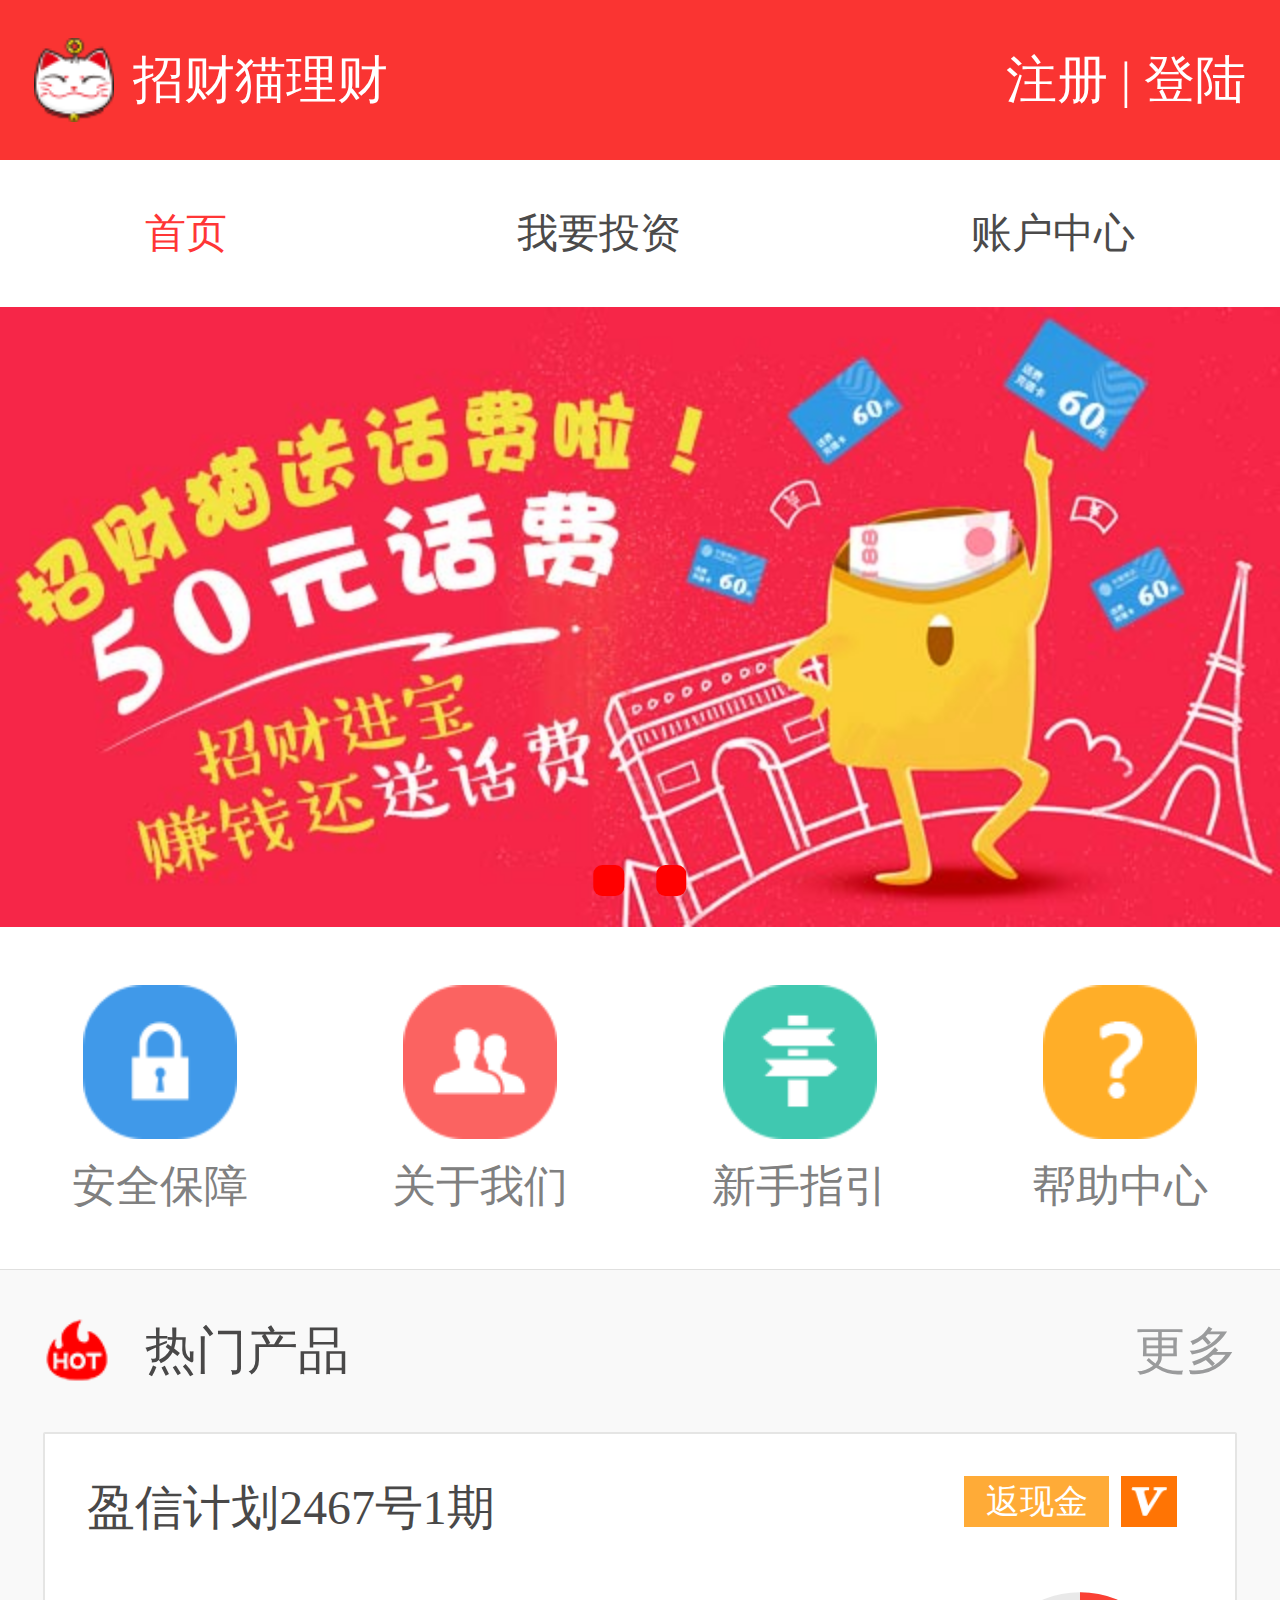
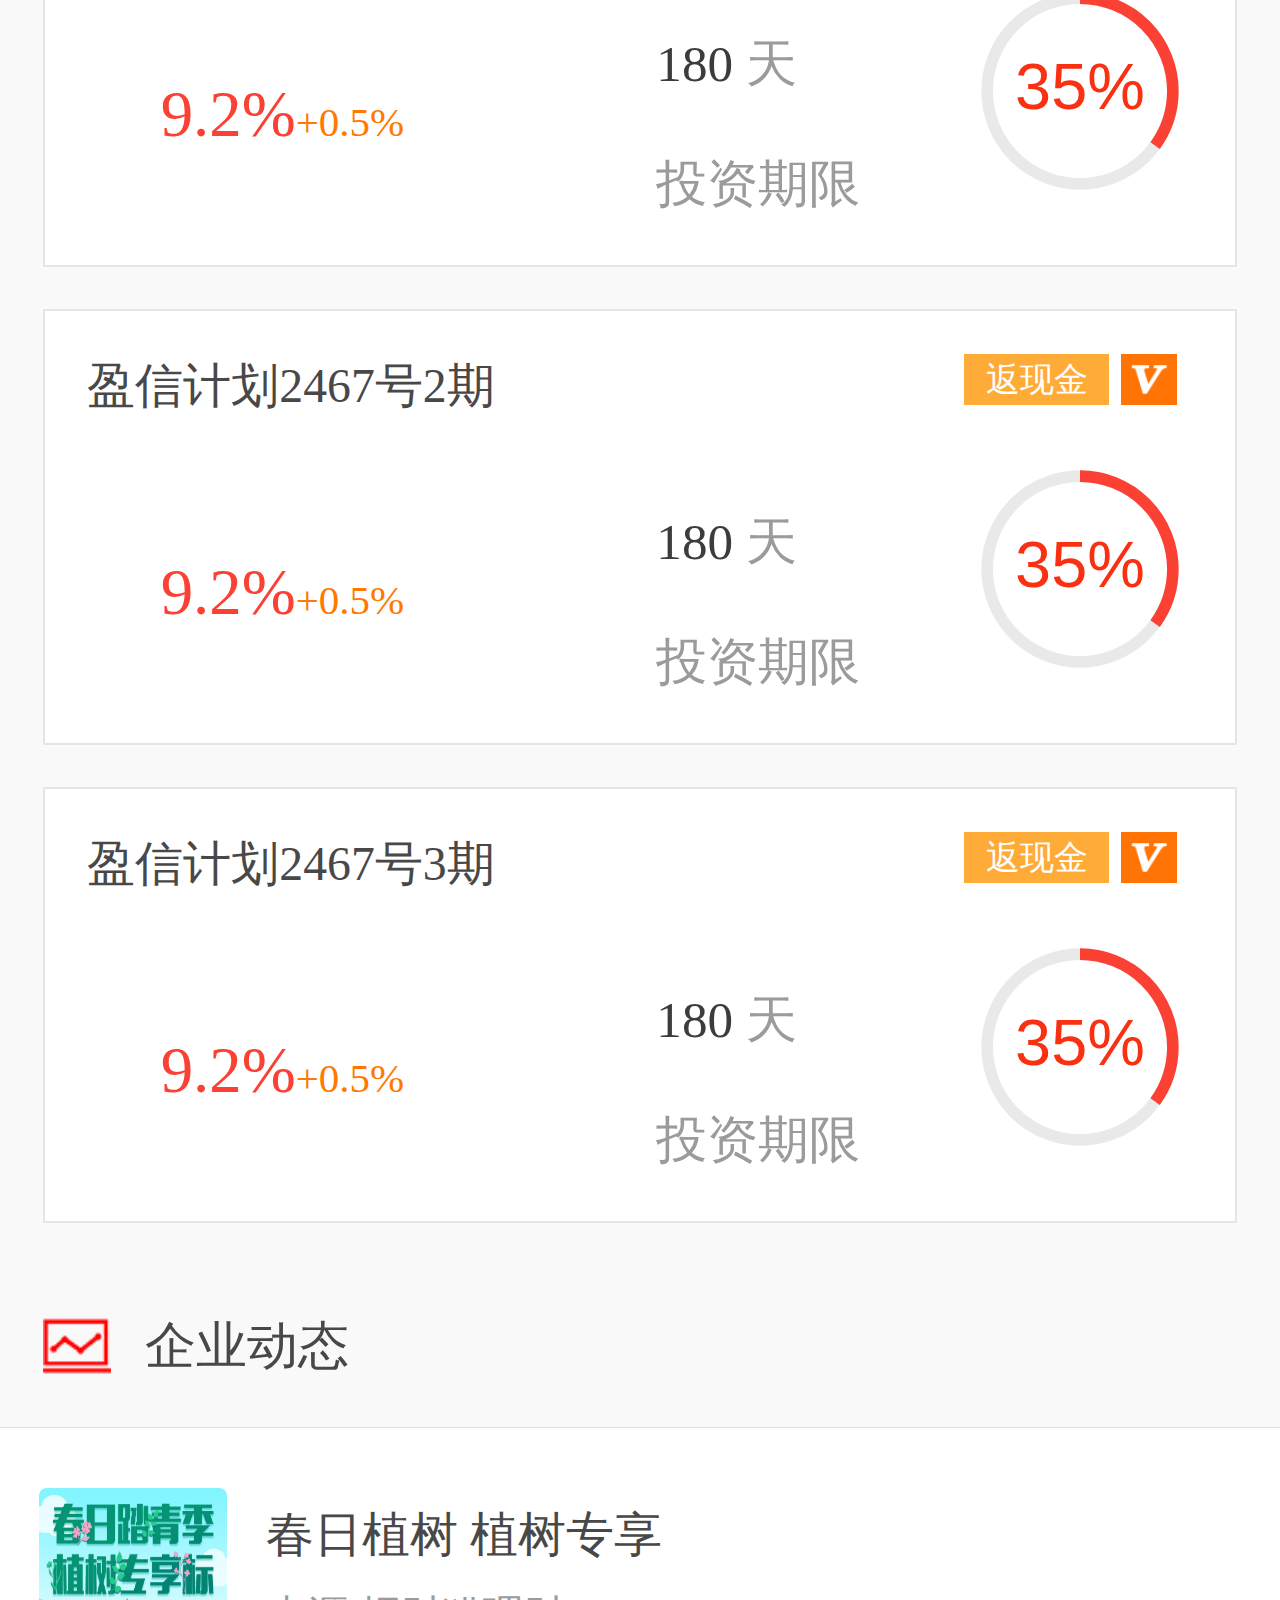
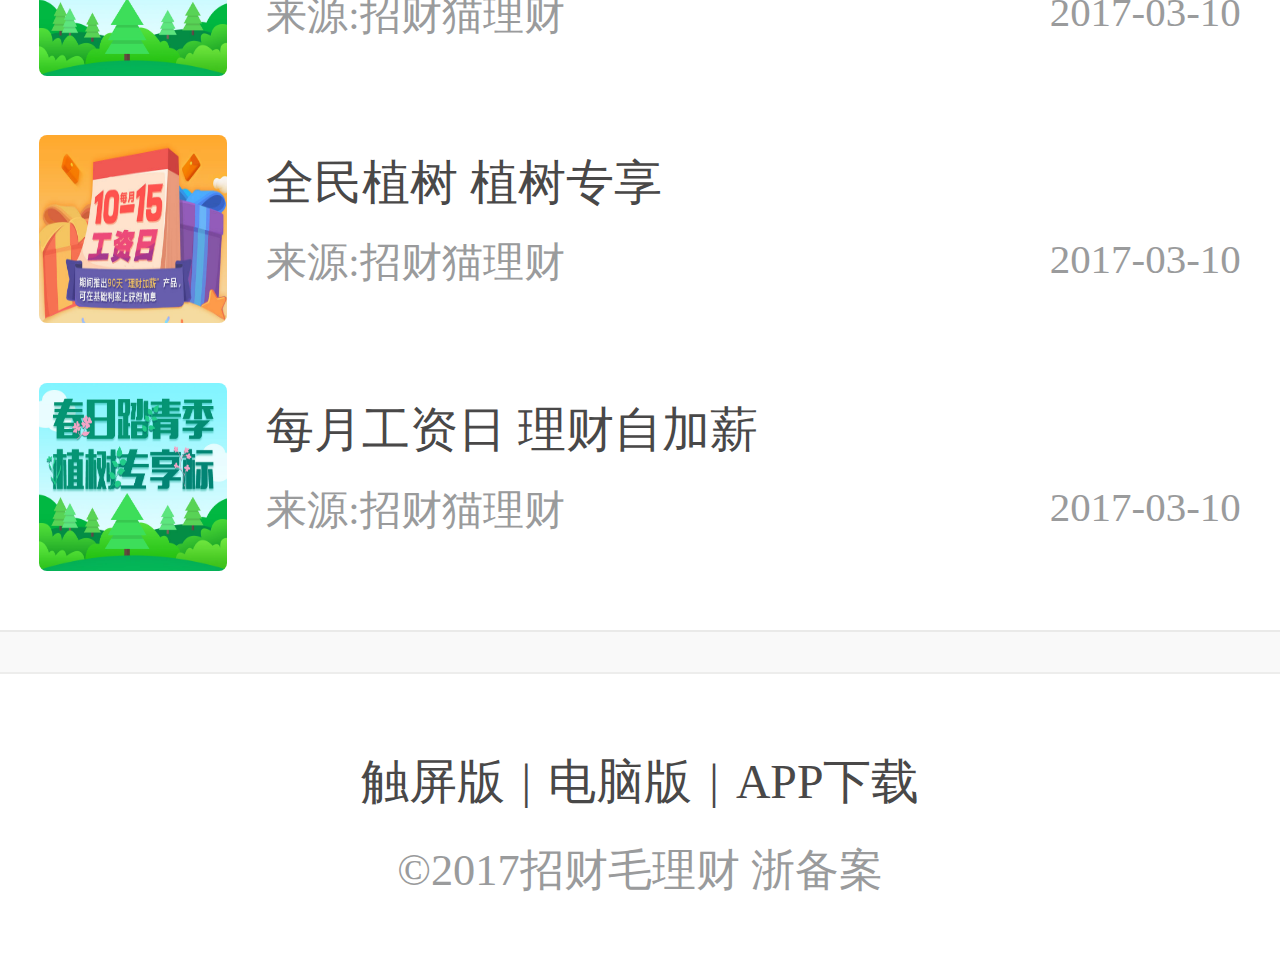
<file: index.html>
<!DOCTYPE html>
<html>
	<head>
		<meta charset="utf-8" />
		<meta name="viewport" content="width=device-width,initial-scale=1,minimum-scale=1,maximum-scale=1,user-scalable=no" />
		<title>招财猫</title>
		<link rel="stylesheet" type="text/css" href="css/index.css"/>
		
	</head>
	<body>
		<header class="flex">
			<h1><a href=""></a>招财猫理财</h1>
			<div>
				<a href="login.html">注册</a>
				|
				<a href="login.html">登陆</a>
			</div>
		</header>
		<nav class="flex">
			<a href="" class="current">首页</a>
			<a href="detail.html">我要投资</a>
			<a href="login.html">账户中心</a>
		</nav>
		<div id='mySwipe' class='swipe'>
		  	<div class='swipe-wrap'>
			    <div><img src="img/banner20170225.jpg" alt=""></div>
			    <div><img src="img/home_regbanner.png" alt=""></div>
		  	</div>
			<ul>
			    <li></li>
			    <li></li>
			</ul>
		</div>
		<section class="main-nav">
			<a href=""><span>安全保障</span></a>
			<a href=""><span>关于我们</span></a>
			<a href=""><span>新手指引</span></a>
			<a href="help.html"><span>帮助中心</span></a>
		</section>
		<section class="content">
			<div class="flex title">
				<h2>热门产品</h2>
				<a href="">更多</a>
			</div>
			<div class="product flex">
				<div class="left">
					<em>盈信计划2467号1期</em><br />
					<i>9.2%<span>+0.5%</span></i>
				</div>
				<div class="center">
					<em>180</em><span>&nbsp;天</span>
					<span class="touzi">投资期限</span>
				</div>
				<div class="right">
					<div class="right-top">
						<a href="">返现金</a><span class="vip"></span>
					</div>
					<div id="circle" data-bfb="37" class="circle">
						<canvas class="loader"></canvas>
					</div>
				</div>
			</div>
			<div class="product flex">
				<div class="left">
					<em>盈信计划2467号2期</em><br />
					<i>9.2%<span>+0.5%</span></i>
				</div>
				<div class="center">
					<em>180</em><span>&nbsp;天</span>
					<span class="touzi">投资期限</span>
				</div>
				<div class="right">
					<div class="right-top">
						<a href="">返现金</a><span class="vip"></span>
					</div>
					<div id="circle" data-bfb="56" class="circle">
						<canvas class="loader"></canvas>
					</div>
				</div>
			</div>
			<div class="product flex">
				<div class="left">
					<em>盈信计划2467号3期</em><br />
					<i>9.2%<span>+0.5%</span></i>
				</div>
				<div class="center">
					<em>180</em><span>&nbsp;天</span>
					<span class="touzi">投资期限</span>
				</div>
				<div class="right">
					<div class="right-top">
						<a href="">返现金</a><span class="vip"></span>
					</div>
					<div id="circle" data-bfb="62" class="circle">
						<canvas class="loader"></canvas>
					</div>
				</div>
			</div>
			<div class="flex title qiye">
				<h2>企业动态</h2>
			</div>
		</section>
		<ul class="news">
			<li>
				<img src="img/news20170310144045_植树节专享标题.jpg" alt="" />
				<div class="txt">
					<p>春日植树  植树专享</p>
					<p><em class="fr">2017-03-10</em>来源:招财猫理财</p>
				</div>
			</li>
			<li>
				<img src="img/news20170309133946_工资日标题.jpg" alt="" />
				<div class="txt">
					<p>全民植树  植树专享</p>
					<p><em class="fr">2017-03-10</em>来源:招财猫理财</p>
				</div>
			</li>
			<li>
				<img src="img/news20170310144045_植树节专享标题.jpg" alt="" />
				<div class="txt">
					<p>每月工资日  理财自加薪</p>
					<p><em class="fr">2017-03-10</em>来源:招财猫理财</p>
				</div>
			</li>
		</ul>
		<footer>
			<p>
				<a href="">触屏版</a>|<a href="">电脑版</a>|<a href="">APP下载</a>
			</p>
			<p>
				©2017招财毛理财 浙备案
			</p>
		</footer>
		<script src="js/zepto/zepto.js"></script>
		<script src="js/swipe.js"></script>
		<script src="js/jquery.classyloader.js"></script>
		<script type="text/javascript">
			//console.info( $("#circle").data("bfb") );
			//console.info( $(".circle") );
			$(function(){
				$("html").css("font-size",document.documentElement.clientWidth/750 * 75 +"px");
				var w = document.documentElement.clientWidth/750*136;
				var fs = document.documentElement.clientWidth/750*38+"px";
				$(".circle").each(function(index,el){
					console.info( $(this) );
					var bfb = $(this).data("bfb");
					
					$(this).find(".loader").ClassyLoader({
					 	width: w,
		            	height:w,
		                percentage: bfb,
		                speed: 20,
		                fontSize: fs,
		                diameter: 0.4*w,
		                lineColor: '#fb4034',
		                fontColor: '#fa3012',
		                remainingLineColor: 'rgba(200,200,200,0.4)',
		                lineWidth: w/20
		            });
				});		
			});
			var elem = document.getElementById('mySwipe');
				window.mySwipe = Swipe(elem, {
				  startSlide: 0,/*开始是第几页*/ 
				  /*auto: 2000,自动播放的时间间隔*/ 
				  continuous: true,// 
				  // disableScroll: true,
				  // stopPropagation: true,
				  callback: function(index, element) {
				    //把第index个li变亮
				    //把全部的变暗
				    $("li").css("background-color","red");
				    $("li").eq(index%2).css("background-color","#fff");
				    //把当前的变亮
				    console.info(index,element);
				  }
			  // transitionEnd: function(index, element) {}
			});
		</script>
	</body>
</html>
</file>
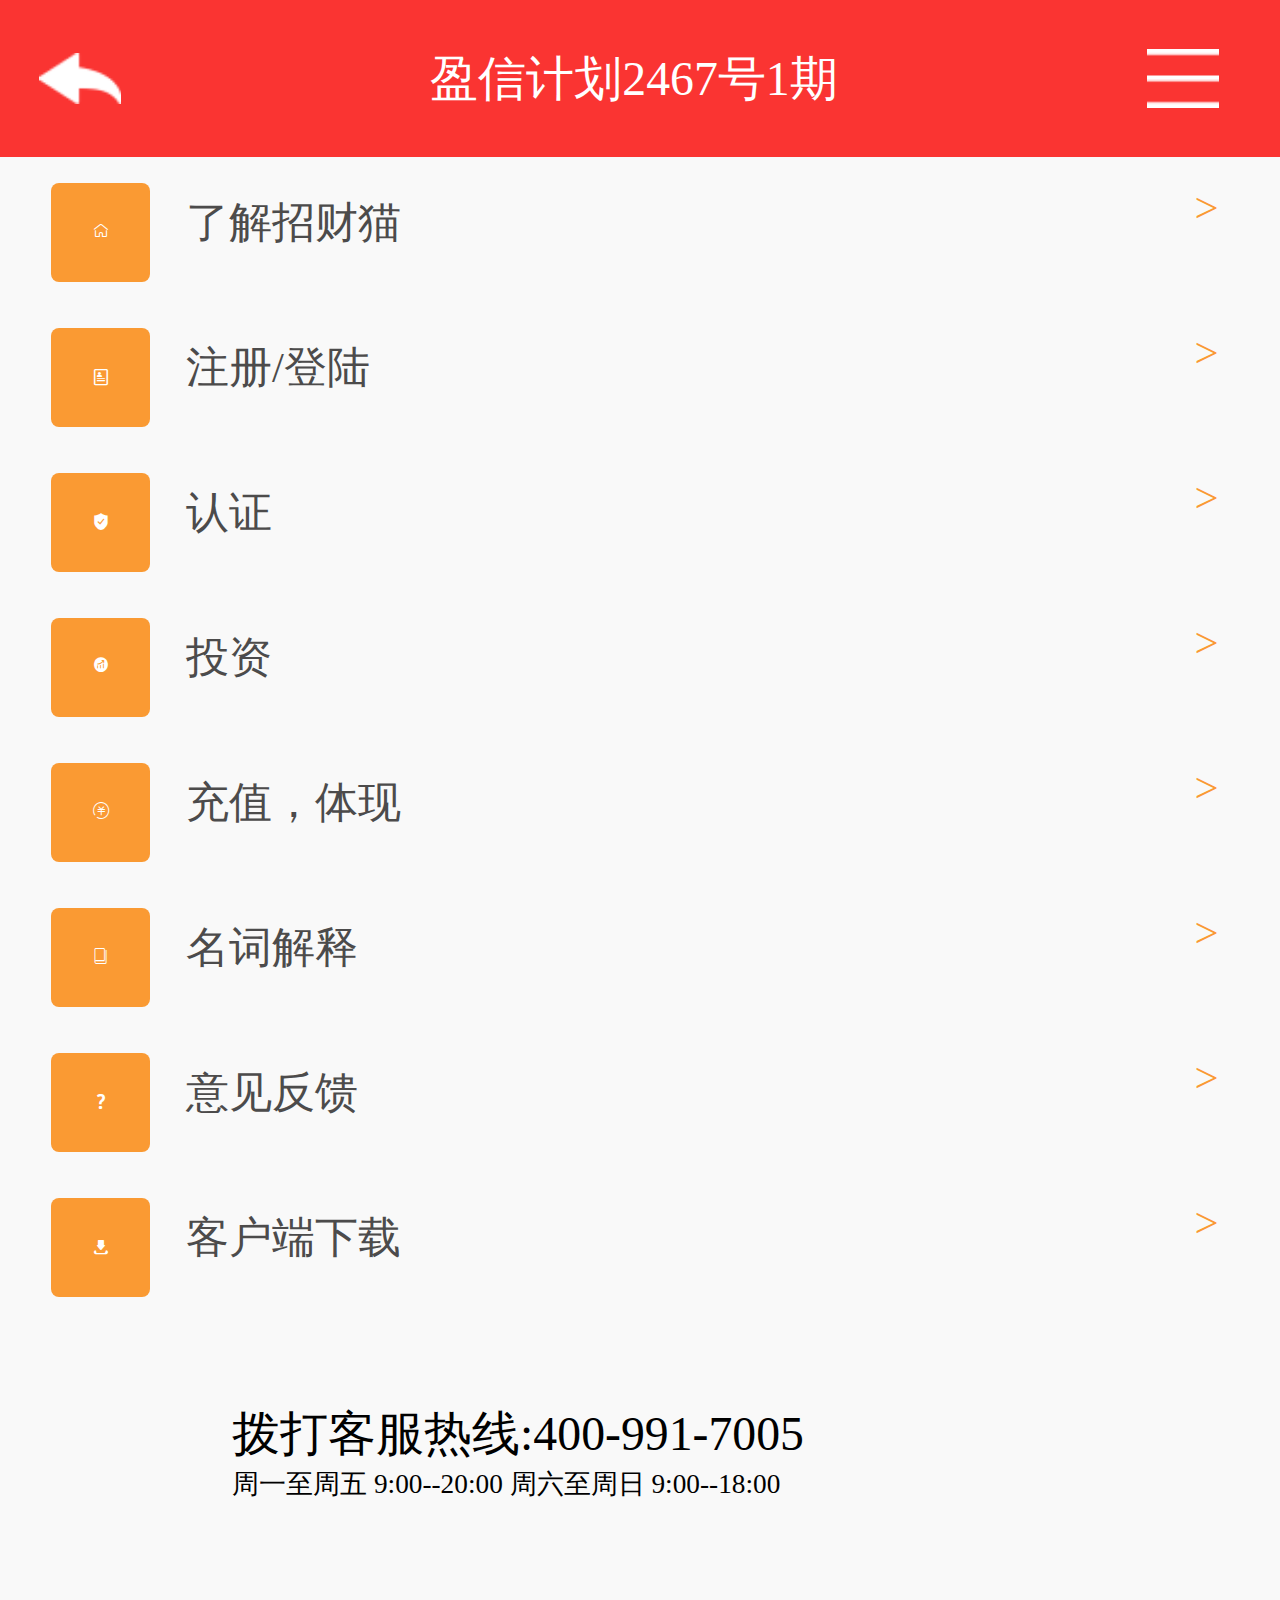
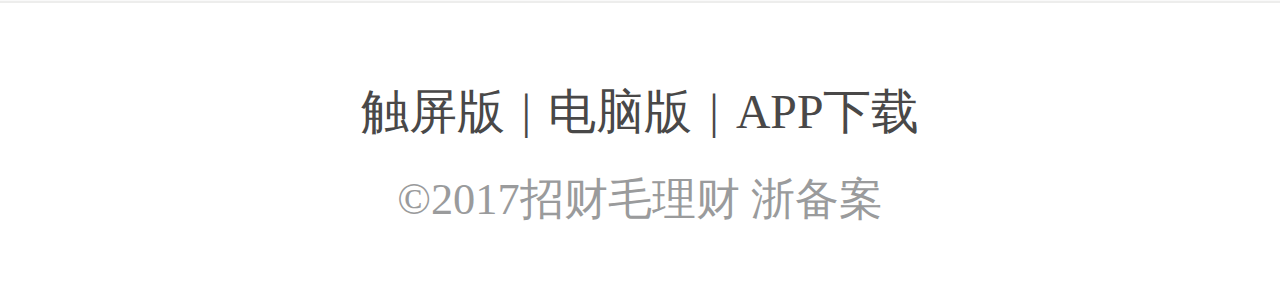
<file: help.html>
<!DOCTYPE html>
<html>
	<head>
		<meta charset="UTF-8">
		<meta name="viewport" content="width=device-width,initial-scale=1,minimum-scale=1,maximum-scale=1,user-scalable=no" />
		<title>帮助中心</title>
		<link rel="stylesheet" type="text/css" href="css/help.css"/>
	</head>
	<body>
		<header class="toubu flex">
			<a href="index.html" class="back"></a>
			<span>盈信计划2467号1期</span>
			<span class="header_menu"></span>
		</header>
		<div class="help">
			<ul>
				<li><span class="iconfont icon-home icon"></span>了解招财猫<i class="fr">></i></li>
				<li><span class="iconfont icon-iconfontzhuce icon"></span>注册/登陆<i class="fr">></i></li>
				<li><span class="iconfont icon-renzheng icon"></span>认证<i class="fr">></i></li>
				<li><span class="iconfont icon-touzi icon"></span>投资<i class="fr">></i></li>
				<li><span class="iconfont icon-chongzhi icon"></span>充值，体现<i class="fr">></i></li>
				<li><span class="iconfont icon-book icon"></span>名词解释<i class="fr">></i></li>
				<li><span class="iconfont icon-wenti icon"></span>意见反馈<i class="fr">></i></li>
				<li><span class="iconfont icon-iconziti10 icon"></span>客户端下载<i class="fr">></i></li>
			</ul>
		</div>
		<div class="kefu-box flex">
			<div class="kefu-bg">
				
			</div>
			<div class="kefu-txt">
				<p>拨打客服热线:<span>400-991-7005</span></p>
				<p>周一至周五 9:00--20:00 周六至周日 9:00--18:00</p>
			</div>
		</div>
		<footer>
			<p>
				<a href="">触屏版</a>|<a href="">电脑版</a>|<a href="">APP下载</a>
			</p>
			<p>
				©2017招财毛理财 浙备案
			</p>
		</footer>
		<div class="zhezhao" id="zhezhao" style="display: none;">
			<section class="main-nav">
				<a href=""><span>&nbsp;首页&nbsp;</span></a>
				<a href=""><span>关于我们</span></a>
				<a href=""><span>新手指引</span></a>
				<a href=""><span>帮助中心</span></a>
			</section>
		</div>
		
		<script src="js/zepto/zepto.js"></script>
		<script src="js/zepto/event.js"></script>
		<script type="text/javascript">
			$(function(){
				$("html").css("font-size",document.documentElement.clientWidth/750 * 75 +"px");	
				$(".header_menu")[0].addEventListener("touchstart",function(){
					$("#zhezhao").toggle();
				})
			});		
		</script>
	</body>
</html>
</file>
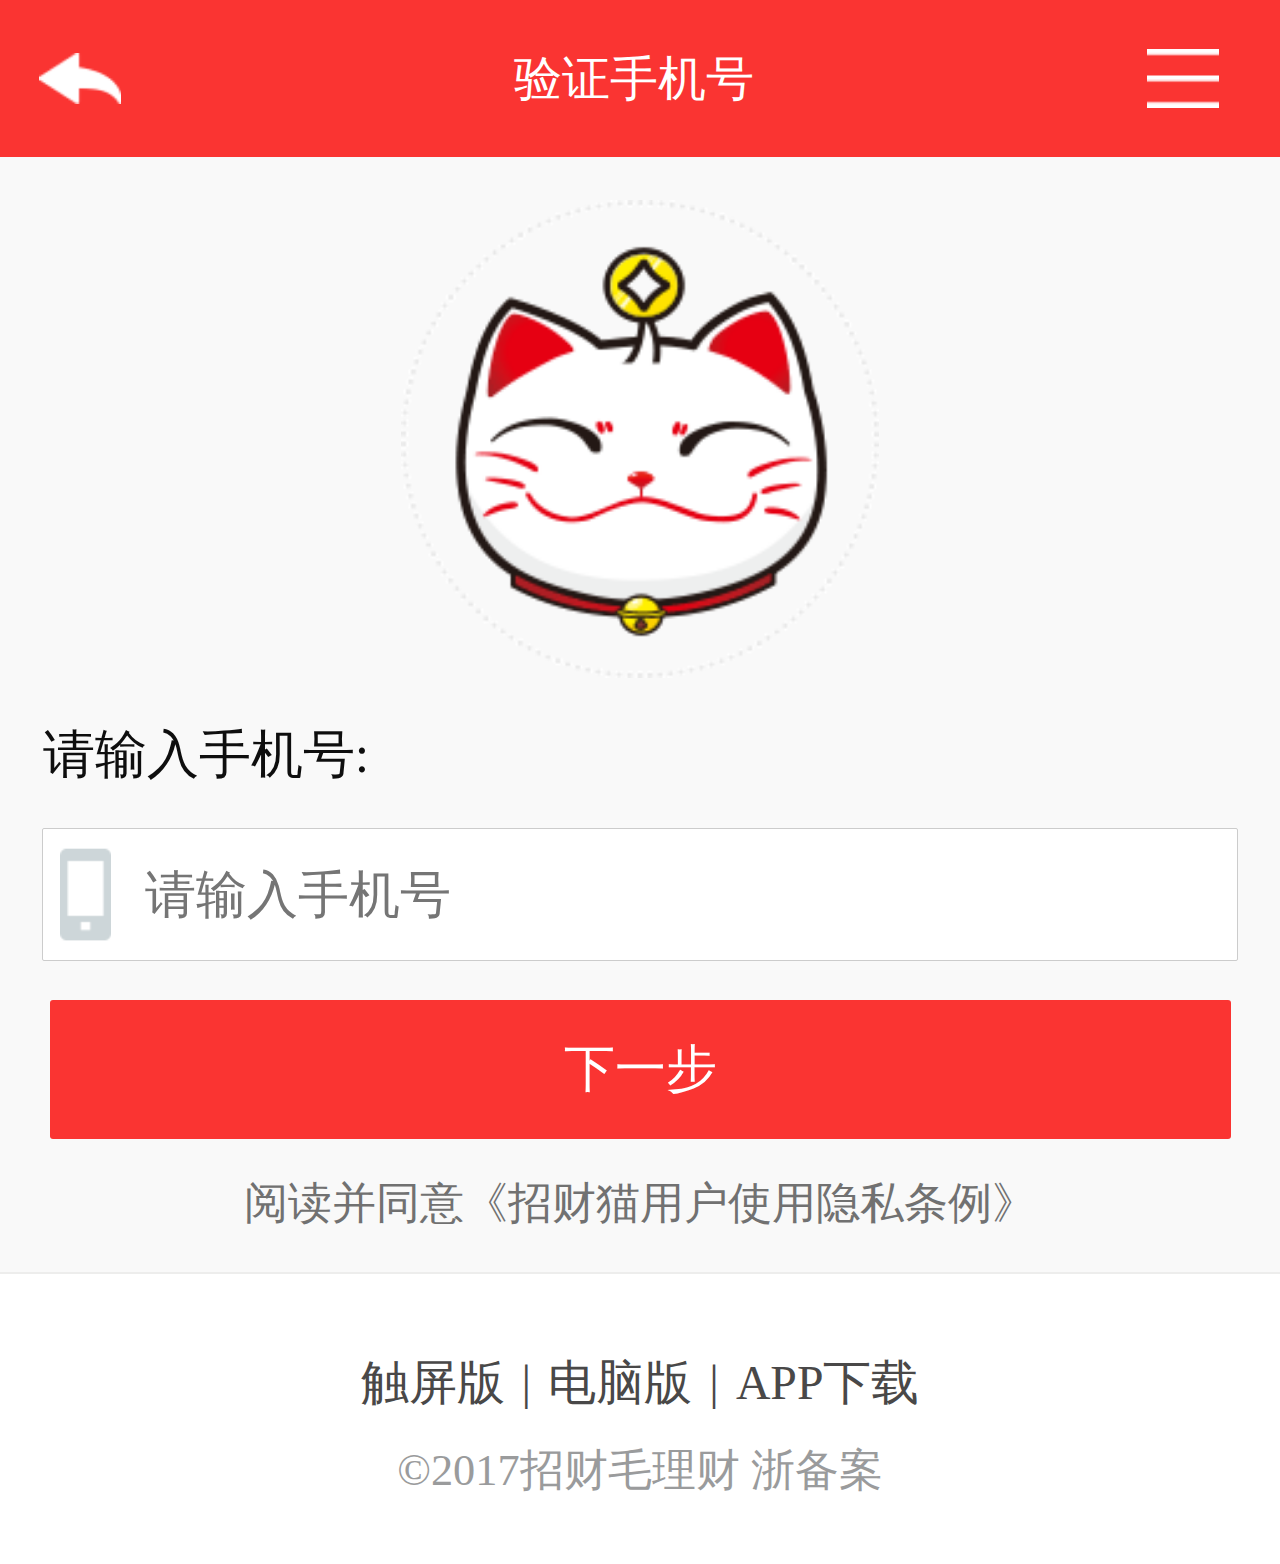
<file: login.html>
<!DOCTYPE html>
<html>
	<head>
		<meta charset="UTF-8">
		<meta name="viewport" content="width=device-width,initial-scale=1,minimum-scale=1,maximum-scale=1,user-scalable=no" />
		<title>登陆页</title>
		<link rel="stylesheet" type="text/css" href="css/login.css"/>
	</head>
	<body>
		<header class="toubu flex">
			<a href="index.html" class="back"></a>
			<span>验证手机号</span>
			<span class="header_menu"></span>
		</header>
		<div class="bg-mao">		
		</div>
		<form class="login-form">
			<h3 class="tel-title">请输入手机号:</h3>
			<input type="text" placeholder="请输入手机号"  class="tel bc"/>
			<input type="button" id="next" value="下一步" class="next bc"/>
			<p class="tiaoli">阅读并同意《招财猫用户使用隐私条例》</p>
		</form>
		<footer>
			<p>
				<a href="">触屏版</a>|<a href="">电脑版</a>|<a href="">APP下载</a>
			</p>
			<p>
				©2017招财毛理财 浙备案
			</p>
		</footer>
		
		
		<div class="zhezhao" id="zhezhao" style="display: none;">
			<section class="main-nav">
				<a href=""><span>&nbsp;首页&nbsp;</span></a>
				<a href=""><span>关于我们</span></a>
				<a href=""><span>新手指引</span></a>
				<a href=""><span>帮助中心</span></a>
			</section>
		</div>
		<script src="js/zepto/zepto.js"></script>
		<script src="js/zepto/event.js"></script>
		<script type="text/javascript">
			$(function(){
				$("html").css("font-size",document.documentElement.clientWidth/750 * 75 +"px");	
				$(".header_menu")[0].addEventListener("touchstart",function(){
					$("#zhezhao").toggle();
				})
			});		
		</script>
	</body>
</html>
</file>
<file: css/index.css>
/*初始化*/
ul,
body,
ol,
h1,
h2,
h3,
h4,
p {
  margin: 0px;
  padding: 0px;
}
li {
  list-style: none;
}
img {
  vertical-align: bottom;
}
body {
  font-family: "微软雅黑";
  background-color: #f9f9f9;
}
a {
  text-decoration: none;
}
h1,
h2,
h3,
h4,
h5,
h6 {
  font-weight: normal;
}
i,
em {
  font-style: normal;
}
/*一些类*/
.flex {
  display: flex;
  justify-content: space-between;
  align-items: center;
}
.fr {
  float: right;
}
.fl {
  float: left;
}
/*换算px --  rem*/
/*好像没有用*/
/*好像没有用*/
/*header 的样式 开始*/
header {
  height: 1.25333333rem;
  background-color: #fa3432;
  font-size: 0.4rem;
  padding: 0rem 0.26666667rem 0rem 0.26666667rem;
  line-height: 1.25333333rem;
  color: #fff;
}
header h1 {
  padding: 0rem 0rem 0rem 0.77333333rem;
  color: #fff;
  background: url(../img/logo.png) no-repeat left center;
  background-size: 0.62666667rem 0.65333333rem;
  font-size: 0.4rem;
}
header a {
  color: #fff;
}
/*header 样式结束*/
/*nav 样式开始*/
nav {
  height: 1.14666667rem;
  line-height: 1.14666667rem;
  background-color: #fff;
  text-align: center;
}
nav a {
  font-size: 0.32rem;
  flex: 1 1 auto;
  color: #4b4a4a;
}
nav a.current {
  color: #ff3636;
}
/*nav 样式结束*/
.swipe {
  overflow: hidden;
  visibility: hidden;
  position: relative;
}
.swipe .swipe-wrap {
  overflow: hidden;
  position: relative;
}
.swipe .swipe-wrap > div {
  float: left;
  width: 100%;
  position: relative;
}
.swipe img {
  width: 100%;
}
.swipe ul {
  position: absolute;
  left: 50%;
  bottom: 0px;
  transform: translateX(-50%);
}
.swipe ul > li {
  display: inline-block;
  width: 0.24rem;
  height: 0.24rem;
  background-color: red;
  border-radius: 9px;
  -webkit-border-radius: 9px;
  -moz-border-radius: 9px;
  -ms-border-radius: 9px;
  -o-border-radius: 9px;
}
/*主要 带图的导航开始*/
.main-nav {
  height: 2.21333333rem;
  padding-top: 0.45333333rem;
  font-size: 0.34666667rem;
  text-align: center;
  display: flex;
  background-color: #fff;
}
.main-nav a {
  flex: 1 1 auto;
  padding-top: 1.33333333rem;
  background-size: 1.2rem 1.2rem;
  background-position: center top;
  background-repeat: no-repeat;
}
.main-nav a:nth-of-type(1) {
  background-image: url(../img/home_ico_01.png);
}
.main-nav a:nth-of-type(2) {
  background-image: url(../img/home_ico_02.png);
}
.main-nav a:nth-of-type(3) {
  background-image: url(../img/home_ico_03.png);
}
.main-nav a:nth-of-type(4) {
  background-image: url(../img/home_ico_04.png);
}
.main-nav span {
  color: #808080;
}
/*主要 带图的导航结束*/
/*主要内容 content开始*/
.content {
  border-top: 1px solid #e0e0df;
  border-bottom: 1px solid #e0e0df;
  padding: 0rem 0.33333333rem 0rem 0.33333333rem;
}
.title {
  height: 1.26666667rem;
  line-height: 1.26666667rem;
}
.title h2 {
  font-size: 0.4rem;
  padding-left: 0.8rem;
  color: #494848;
  background: url(../img/home_ico_09.png) no-repeat left center;
  background-size: 0.53333333rem 0.53333333rem;
}
.title.qiye h2 {
  background-image: url(../img/home_ico_10.png);
}
.title a {
  font-size: 0.4rem;
  color: #9a9b9c;
}
.product {
  margin-bottom: 0.33333333rem;
  box-sizing: border-box;
  height: 3.4rem;
  background-color: #fff;
  border: 2px solid #e5e5e4;
  border-radius: 2px;
  -webkit-border-radius: 2px;
  -moz-border-radius: 2px;
  -ms-border-radius: 2px;
  -o-border-radius: 2px;
  padding: 0.33333333rem 0.30666667rem 0.42666667rem 0.33333333rem;
  align-items: flex-start;
}
.product .left {
  font-size: 0.37333333rem;
}
.product .left em {
  color: #494848;
}
.product .left i {
  display: block;
  margin: 1.06666667rem 1.16rem 0rem 0.57333333rem;
  font-size: 0.50666667rem;
  color: #fb4034;
}
.product .left i span {
  font-size: 0.32rem;
  color: #ff7900;
}
.product .center {
  padding-top: 1.2rem;
  font-size: 0.4rem;
  color: #9a9b9c;
}
.product .center .touzi {
  display: block;
  margin-top: 0.4rem;
}
.product .center em {
  color: #3d3c3c;
}
.product .right {
  display: flex;
  flex-direction: column;
}
.product .right-top {
  display: flex;
  margin-bottom: 0.37333333rem;
}
.product .right a {
  width: 1.13333333rem;
  height: 0.4rem;
  background-color: #ffab37;
  font-size: 0.26666667rem;
  line-height: 0.4rem;
  text-align: center;
  color: #fff;
  margin: 0rem 0.09333333rem 0rem 0rem;
}
.product .vip {
  width: 0.44rem;
  height: 0.4rem;
  background: url(../img/reward_icon_3.png) no-repeat center center #ff7404;
  background-size: 0.28rem 0.22666667rem;
}
.product .circle {
  width: 1.81333333rem;
  height: 1.81333333rem;
  font-size: 0.50666667rem;
}
/*主要内容 content结束*/
/*底部新闻 start*/
.news {
  padding: 0.46666667rem 0.30666667rem 0rem 0.30666667rem;
  color: #9a9b9c;
  background-color: #fff;
  border-bottom: 2px solid #eaeae9;
}
.news img {
  width: 1.46666667rem;
  height: 1.46666667rem;
  margin-right: 0.30666667rem;
  border-radius: 8px;
  -webkit-border-radius: 8px;
  -moz-border-radius: 8px;
  -ms-border-radius: 8px;
  -o-border-radius: 8px;
}
.news li {
  display: flex;
  margin-bottom: 0.46666667rem;
}
.news li p:nth-child(1) {
  font-size: 0.37333333rem;
  color: #494848;
  margin: 0.12rem 0rem 0.16rem 0rem;
}
.news .txt {
  flex: 1 1 auto;
  font-size: 0.32rem;
}
/*底部新闻 end*/
/*页脚*/
footer {
  height: 1.66666667rem;
  padding-top: 0.6rem;
  margin-top: 0.30666667rem;
  background-color: #fff;
  border-top: 2px solid #ededec;
  text-align: center;
}
footer p:nth-child(1) {
  color: #494848;
  font-size: 0.37333333rem;
  margin-bottom: 0.2rem;
}
footer p:nth-child(1) a {
  color: #494848;
  font-size: 0.37333333rem;
  margin-left: 0.13333333rem;
  margin-right: 0.13333333rem;
}
footer p:nth-child(2) {
  color: #9A9B9C;
  font-size: 0.34666667rem;
}
/*页脚*/
</file>
<file: css/help.css>
/*初始化*/
ul,
body,
ol,
h1,
h2,
h3,
h4,
p {
  margin: 0px;
  padding: 0px;
}
li {
  list-style: none;
}
img {
  vertical-align: bottom;
}
body {
  font-family: "微软雅黑";
  background-color: #f9f9f9;
}
a {
  text-decoration: none;
}
input {
  outline: 0 none;
  border: 0 none;
  padding: 0px;
  margin: 0px;
}
textarea {
  resize: none;
}
button {
  border: none;
  outline: 0 none;
  padding: 0px;
}
h1,
h2,
h3,
h4,
h5,
h6 {
  font-weight: normal;
}
i,
em {
  font-style: normal;
}
/*一些类*/
.flex {
  display: flex;
  justify-content: space-between;
  align-items: center;
}
.fr {
  float: right;
  display: inline;
}
.fl {
  float: left;
  display: inline;
}
.bc {
  margin-left: auto;
  margin-right: auto;
}
.ellipsis {
  overflow: hidden;
  text-overflow: ellipsis;
  white-space: nowrap;
}
/*换算px --  rem*/
/*文字垂直居中*/
/*好像没有用*/
/*好像没有用*/
/*通用部分的样式*/
.toubu {
  padding: 0rem 0.48rem 0rem 0.30666667rem;
  height: 1.22666667rem;
  background-color: #fa3432;
  font-size: 0.37333333rem;
  color: #fff;
}
.toubu .back {
  width: 0.64rem;
  height: 0.4rem;
  background: url(../img/ico_top_1.png) no-repeat left center;
  background-size: 0.64rem 0.4rem;
}
.toubu .header_menu {
  width: 0.56rem;
  height: 0.45333333rem;
  background: url(../img/ico_top_2.png) no-repeat left center;
  background-size: 0.56rem 0.45333333rem;
}
/*图标字体*/
@font-face {
  font-family: "iconfont";
  src: url('font/iconfont.eot?t=1490581582141');
  /* IE9*/
  src: url('font/iconfont.eot?t=1490581582141#iefix') format('embedded-opentype'), /* IE6-IE8 */ url('font/iconfont.woff?t=1490581582141') format('woff'), /* chrome, firefox */ url('font/iconfont.ttf?t=1490581582141') format('truetype'), /* chrome, firefox, opera, Safari, Android, iOS 4.2+*/ url('font/iconfont.svg?t=1490581582141#iconfont') format('svg');
  /* iOS 4.1- */
}
.iconfont {
  font-family: "iconfont" !important;
  font-size: 16px;
  font-style: normal;
  -webkit-font-smoothing: antialiased;
  -moz-osx-font-smoothing: grayscale;
}
.icon-chongzhi:before {
  content: "\f029c";
}
.icon-wenti:before {
  content: "\f00bd";
}
.icon-iconfontzhuce:before {
  content: "\e639";
}
.icon-home:before {
  content: "\e6b8";
}
.icon-iconziti10:before {
  content: "\e613";
}
.icon-dianhua:before {
  content: "\e621";
}
.icon-renzheng:before {
  content: "\e646";
}
.icon-book:before {
  content: "\e60d";
}
.icon-order:before {
  content: "\e614";
}
.icon-touzi:before {
  content: "\e643";
}
.icon-caidanicondianyinghui:before {
  content: "\e60c";
}
.icon-feiji:before {
  content: "\e655";
}
.icon-gongjiaoche:before {
  content: "\e658";
}
.icon-huoche:before {
  content: "\e65a";
}
.icon-car:before {
  content: "\e606";
}
/*zhezhao*/
.zhezhao {
  position: absolute;
  left: 0;
  right: 0;
  bottom: 1.4rem;
  top: 1.22666667rem;
  background-color: rgba(0, 0, 0, 0.5);
}
.zhezhao .main-nav {
  background-color: #fff;
  padding-top: 0.45333333rem;
  font-size: 0.34666667rem;
  height: 1.86666667rem;
  text-align: center;
  display: flex;
}
.zhezhao .main-nav a {
  flex: 1 1 auto;
  padding-top: 0.8rem;
  height: 0.53333333rem;
  background-size: 0.6rem 0.6rem;
  background-position: center top;
  background-repeat: no-repeat;
  border-right: 1px solid #ccc;
}
.zhezhao .main-nav a:nth-of-type(1) {
  background-image: url(../img/ico_menu_1.png);
}
.zhezhao .main-nav a:nth-of-type(2) {
  background-image: url(../img/ico_menu_2.png);
}
.zhezhao .main-nav a:nth-of-type(3) {
  background-image: url(../img/ico_menu_3.png);
}
.zhezhao .main-nav a:nth-of-type(4) {
  background-image: url(../img/ico_menu_4.png);
  border-right: 0 none;
}
.zhezhao .main-nav span {
  color: #808080;
}
.help {
  font-size: 0.33333333rem;
  color: #4c4b4b;
  padding-left: 0.4rem;
  padding-right: 0.48rem;
  padding-top: 0.2rem;
}
.help li {
  margin-bottom: 0.36rem;
}
.help li i {
  color: #fa9a33;
}
.help .icon {
  background-color: #fa9a33;
  width: 0.77333333rem;
  height: 0.77333333rem;
  text-align: center;
  line-height: 0.77333333rem;
  display: inline-block;
  border-radius: 8px;
  -webkit-border-radius: 8px;
  -moz-border-radius: 8px;
  -ms-border-radius: 8px;
  -o-border-radius: 8px;
  margin-right: 0.28rem;
  color: #fff;
}
.kefu-box {
  padding-left: 0.4rem;
  height: 1.70666667rem;
  font-size: 0.37333333rem;
}
.kefu-box .kefu-bg {
  height: 1.06666667rem;
  width: 1.04rem;
  flex: 0 0 auto;
  margin-right: 0.37333333rem;
}
.kefu-box .kefu-txt {
  flex: 1 1 auto;
}
.kefu-box .kefu-txt p:nth-child(2) {
  font-size: 0.21333333rem;
}
footer {
  height: 1.66666667rem;
  padding-top: 0.6rem;
  margin-top: 0.30666667rem;
  background-color: #fff;
  border-top: 2px solid #ededec;
  text-align: center;
}
footer p:nth-child(1) {
  color: #494848;
  font-size: 0.37333333rem;
  margin-bottom: 0.2rem;
}
footer p:nth-child(1) a {
  color: #494848;
  font-size: 0.37333333rem;
  margin-left: 0.13333333rem;
  margin-right: 0.13333333rem;
}
footer p:nth-child(2) {
  color: #9A9B9C;
  font-size: 0.34666667rem;
}
</file>
<file: css/login.css>
/*初始化*/
ul,
body,
ol,
h1,
h2,
h3,
h4,
p {
  margin: 0px;
  padding: 0px;
}
li {
  list-style: none;
}
img {
  vertical-align: bottom;
}
body {
  font-family: "微软雅黑";
  background-color: #f9f9f9;
}
a {
  text-decoration: none;
}
input {
  outline: 0 none;
  border: 0 none;
  padding: 0px;
  margin: 0px;
}
textarea {
  resize: none;
}
button {
  border: none;
  outline: 0 none;
  padding: 0px;
}
h1,
h2,
h3,
h4,
h5,
h6 {
  font-weight: normal;
}
i,
em {
  font-style: normal;
}
/*一些类*/
.flex {
  display: flex;
  justify-content: space-between;
  align-items: center;
}
.fr {
  float: right;
  display: inline;
}
.fl {
  float: left;
  display: inline;
}
.bc {
  margin-left: auto;
  margin-right: auto;
}
.ellipsis {
  overflow: hidden;
  text-overflow: ellipsis;
  white-space: nowrap;
}
/*换算px --  rem*/
/*文字垂直居中*/
/*好像没有用*/
/*好像没有用*/
/*通用部分的样式*/
.toubu {
  padding: 0rem 0.48rem 0rem 0.30666667rem;
  height: 1.22666667rem;
  background-color: #fa3432;
  font-size: 0.37333333rem;
  color: #fff;
}
.toubu .back {
  width: 0.64rem;
  height: 0.4rem;
  background: url(../img/ico_top_1.png) no-repeat left center;
  background-size: 0.64rem 0.4rem;
}
.toubu .header_menu {
  width: 0.56rem;
  height: 0.45333333rem;
  background: url(../img/ico_top_2.png) no-repeat left center;
  background-size: 0.56rem 0.45333333rem;
}
/*图标字体*/
@font-face {
  font-family: "iconfont";
  src: url('font/iconfont.eot?t=1490581582141');
  /* IE9*/
  src: url('font/iconfont.eot?t=1490581582141#iefix') format('embedded-opentype'), /* IE6-IE8 */ url('font/iconfont.woff?t=1490581582141') format('woff'), /* chrome, firefox */ url('font/iconfont.ttf?t=1490581582141') format('truetype'), /* chrome, firefox, opera, Safari, Android, iOS 4.2+*/ url('font/iconfont.svg?t=1490581582141#iconfont') format('svg');
  /* iOS 4.1- */
}
.iconfont {
  font-family: "iconfont" !important;
  font-size: 16px;
  font-style: normal;
  -webkit-font-smoothing: antialiased;
  -moz-osx-font-smoothing: grayscale;
}
.icon-chongzhi:before {
  content: "\f029c";
}
.icon-wenti:before {
  content: "\f00bd";
}
.icon-iconfontzhuce:before {
  content: "\e639";
}
.icon-home:before {
  content: "\e6b8";
}
.icon-iconziti10:before {
  content: "\e613";
}
.icon-dianhua:before {
  content: "\e621";
}
.icon-renzheng:before {
  content: "\e646";
}
.icon-book:before {
  content: "\e60d";
}
.icon-order:before {
  content: "\e614";
}
.icon-touzi:before {
  content: "\e643";
}
.icon-caidanicondianyinghui:before {
  content: "\e60c";
}
.icon-feiji:before {
  content: "\e655";
}
.icon-gongjiaoche:before {
  content: "\e658";
}
.icon-huoche:before {
  content: "\e65a";
}
.icon-car:before {
  content: "\e606";
}
/*zhezhao*/
.zhezhao {
  position: absolute;
  left: 0;
  right: 0;
  bottom: 1.4rem;
  top: 1.22666667rem;
  background-color: rgba(0, 0, 0, 0.5);
}
.zhezhao .main-nav {
  background-color: #fff;
  padding-top: 0.45333333rem;
  font-size: 0.34666667rem;
  height: 1.86666667rem;
  text-align: center;
  display: flex;
}
.zhezhao .main-nav a {
  flex: 1 1 auto;
  padding-top: 0.8rem;
  height: 0.53333333rem;
  background-size: 0.6rem 0.6rem;
  background-position: center top;
  background-repeat: no-repeat;
  border-right: 1px solid #ccc;
}
.zhezhao .main-nav a:nth-of-type(1) {
  background-image: url(../img/ico_menu_1.png);
}
.zhezhao .main-nav a:nth-of-type(2) {
  background-image: url(../img/ico_menu_2.png);
}
.zhezhao .main-nav a:nth-of-type(3) {
  background-image: url(../img/ico_menu_3.png);
}
.zhezhao .main-nav a:nth-of-type(4) {
  background-image: url(../img/ico_menu_4.png);
  border-right: 0 none;
}
.zhezhao .main-nav span {
  color: #808080;
}
.bg-mao {
  height: 4.4rem;
  background: url(../img/login_img.png) no-repeat center center;
  background-size: 3.73333333rem 3.73333333rem;
}
.login-form {
  padding: 0rem 0.26666667rem 0rem 0.26666667rem;
  font-size: 0.34666667rem;
  color: #0e0e0e;
}
.tel-title {
  margin-left: 0.06666667rem;
  margin-bottom: 0.29333333rem;
}
.tel {
  width: 8.53333333rem;
  height: 1.02666667rem;
  font-size: 0.4rem;
  background: url(../img/phone_img.png) no-repeat left center #fff;
  background-position-x: 0.13333333rem;
  border: 1px solid #ccc;
  border-radius: 2px;
  -webkit-border-radius: 2px;
  -moz-border-radius: 2px;
  -ms-border-radius: 2px;
  -o-border-radius: 2px;
  background-size: 0.4rem 0.93333333rem;
  padding-left: 0.8rem;
  margin-bottom: 0.30666667rem;
  display: block;
}
.next {
  width: 9.22666667rem;
  height: 1.08rem;
  background-color: #fa3432;
  font-size: 0.4rem;
  color: #fff;
  border-radius: 3px;
  -webkit-border-radius: 3px;
  -moz-border-radius: 3px;
  -ms-border-radius: 3px;
  -o-border-radius: 3px;
  display: block;
}
.tiaoli {
  margin-top: 0.26666667rem;
  text-align: center;
  color: #717171;
}
footer {
  height: 1.66666667rem;
  padding-top: 0.6rem;
  margin-top: 0.30666667rem;
  background-color: #fff;
  border-top: 2px solid #ededec;
  text-align: center;
}
footer p:nth-child(1) {
  color: #494848;
  font-size: 0.37333333rem;
  margin-bottom: 0.2rem;
}
footer p:nth-child(1) a {
  color: #494848;
  font-size: 0.37333333rem;
  margin-left: 0.13333333rem;
  margin-right: 0.13333333rem;
}
footer p:nth-child(2) {
  color: #9A9B9C;
  font-size: 0.34666667rem;
}
</file>
